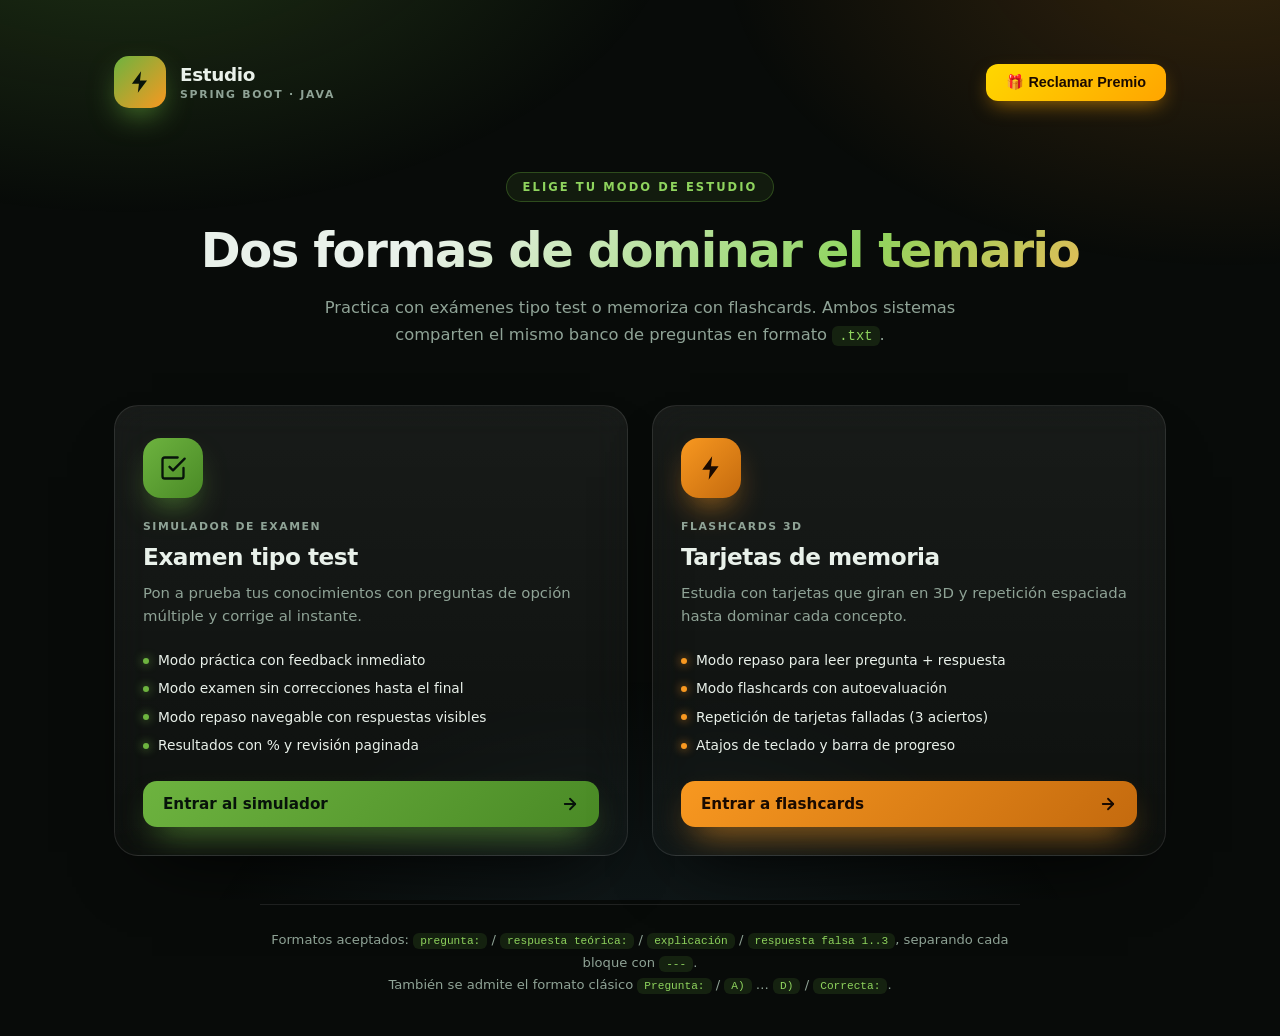
<file: index.html>
<!DOCTYPE html>
<html lang="es">
<head>
    <meta charset="UTF-8">
    <meta name="viewport" content="width=device-width, initial-scale=1.0">
    <title>Estudio · Spring Boot &amp; Java</title>
    
    <!-- AQUÍ CONECTAMOS EL CSS EXTERNO -->
    <link rel="stylesheet" href="css/index.css">
</head>
<body>
<div class="wrap">

  <!-- 1. TOPBAR (Cabecera) -->
  <header class="topbar">
    <div class="brand-mark">
      <svg viewBox="0 0 24 24" fill="currentColor" aria-hidden="true">
        <path d="M13 2 4.5 13.5H11l-1 8.5 8.5-11.5H12l1-8.5Z"/>
      </svg>
    </div>
    <div class="brand">
      <h1>Estudio</h1>
      <p>Spring Boot · Java</p>
    </div>
    
    <!-- BOTÓN RECLAMAR PREMIO -->
    <button id="btn-premio" class="btn-premio">🎁 Reclamar Premio</button>
  </header>

  <!-- 2. HERO (Texto principal) -->
  <section class="hero">
    <span class="eyebrow">Elige tu modo de estudio</span>
    <h2>Dos formas de dominar el temario</h2>
    <p>Practica con exámenes tipo test o memoriza con flashcards. Ambos sistemas comparten el mismo banco de preguntas en formato <code>.txt</code>.</p>
  </section>

  <!-- 3. OPTIONS (Las dos tarjetas) -->
  <section class="options">

    <!-- Tarjeta de Examen -->
    <a class="option-card exam" href="html/examen.html">
      <div class="option-icon">
        <svg viewBox="0 0 24 24" fill="none" stroke="currentColor"
             stroke-width="2" stroke-linecap="round" stroke-linejoin="round">
          <path d="M9 11l3 3L22 4"/>
          <path d="M21 12v7a2 2 0 0 1-2 2H5a2 2 0 0 1-2-2V5a2 2 0 0 1 2-2h11"/>
        </svg>
      </div>
      <div class="option-tag">Simulador de examen</div>
      <h3 class="option-title">Examen tipo test</h3>
      <p class="option-desc">
        Pon a prueba tus conocimientos con preguntas de opción múltiple y corrige al instante.
      </p>
      <ul class="option-features">
        <li>Modo práctica con feedback inmediato</li>
        <li>Modo examen sin correcciones hasta el final</li>
        <li>Modo repaso navegable con respuestas visibles</li>
        <li>Resultados con % y revisión paginada</li>
      </ul>
      <span class="option-cta">
        Entrar al simulador
        <svg viewBox="0 0 24 24" fill="none" stroke="currentColor"
             stroke-width="2.4" stroke-linecap="round" stroke-linejoin="round">
          <line x1="5" y1="12" x2="19" y2="12"/>
          <polyline points="12 5 19 12 12 19"/>
        </svg>
      </span>
    </a>

    <!-- Tarjeta de Flashcards -->
    <a class="option-card flash" href="html/flashcards.html">
      <div class="option-icon">
        <svg viewBox="0 0 24 24" fill="currentColor">
          <path d="M13 2 4.5 13.5H11l-1 8.5 8.5-11.5H12l1-8.5Z"/>
        </svg>
      </div>
      <div class="option-tag">Flashcards 3D</div>
      <h3 class="option-title">Tarjetas de memoria</h3>
      <p class="option-desc">
        Estudia con tarjetas que giran en 3D y repetición espaciada hasta dominar cada concepto.
      </p>
      <ul class="option-features">
        <li>Modo repaso para leer pregunta + respuesta</li>
        <li>Modo flashcards con autoevaluación</li>
        <li>Repetición de tarjetas falladas (3 aciertos)</li>
        <li>Atajos de teclado y barra de progreso</li>
      </ul>
      <span class="option-cta">
        Entrar a flashcards
        <svg viewBox="0 0 24 24" fill="none" stroke="currentColor"
             stroke-width="2.4" stroke-linecap="round" stroke-linejoin="round">
          <line x1="5" y1="12" x2="19" y2="12"/>
          <polyline points="12 5 19 12 12 19"/>
        </svg>
      </span>
    </a>

  </section>

  <!-- 4. FOOTER -->
  <footer class="footer-hint">
    Formatos aceptados: <code>pregunta:</code> / <code>respuesta teórica:</code> /
    <code>explicación</code> / <code>respuesta falsa 1..3</code>, separando cada bloque con <code>---</code>.<br>
    También se admite el formato clásico <code>Pregunta:</code> / <code>A)</code> … <code>D)</code> / <code>Correcta:</code>.
  </footer>

</div>

<!-- MODAL PREMIO -->
<div id="modal-premio" class="modal-overlay">
  <div class="modal-content">
    <!-- Botón de la X para cerrar -->
    <button id="btn-cerrar-premio" class="modal-close" aria-label="Cerrar">&times;</button>
    <!-- Asegúrate de que premio.jpg esté en la raíz o ajusta la ruta ej: img/premio.jpg -->
    <img src="premio.jpg" alt="¡Felicidades, has ganado un premio!" class="modal-img">
  </div>
</div>

<!-- SCRIPT PARA EL MODAL -->
<script src="js/index.js"></script>

</body>
</html>
</file>
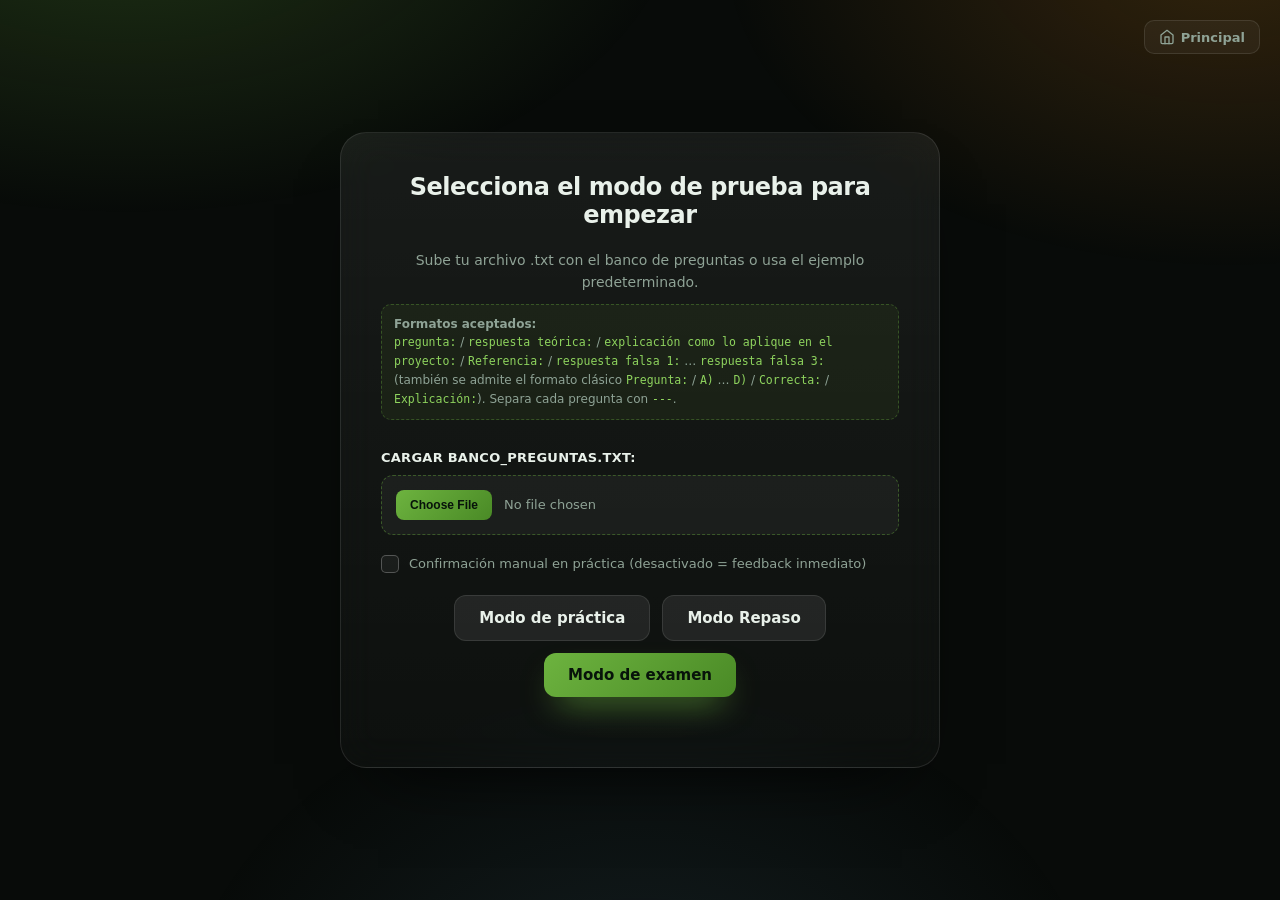
<file: html/examen.html>
<!DOCTYPE html>
<html lang="es">
<head>
    <meta charset="UTF-8">
    <meta name="viewport" content="width=device-width, initial-scale=1.0">
    <title>Simulador de Examen Udemy</title>
    <link rel="stylesheet" href="../css/examen.css">
</head>
<body>

    <!-- Pantalla de Inicio -->
    <div id="setup-screen">
        <div style="position:absolute; top:20px; right:20px; display:flex; gap:10px;">
            <a href="../index.html" class="back-link">
                <svg viewBox="0 0 24 24" fill="none" stroke="currentColor" stroke-width="2" stroke-linecap="round" stroke-linejoin="round"><path d="M3 9l9-7 9 7v11a2 2 0 0 1-2 2H5a2 2 0 0 1-2-2z"/><polyline points="9 22 9 12 15 12 15 22"/></svg>
                Principal
            </a>
        </div>

        <div class="setup-box">
            <h1>Selecciona el modo de prueba para empezar</h1>
            <p>
                Sube tu archivo .txt con el banco de preguntas o usa el ejemplo predeterminado.
                <span class="format-hint">
                    <strong>Formatos aceptados:</strong><br>
                    <code>pregunta:</code> / <code>respuesta teórica:</code> /
                    <code>explicación como lo aplique en el proyecto:</code> /
                    <code>Referencia:</code> /
                    <code>respuesta falsa 1:</code> … <code>respuesta falsa 3:</code><br>
                    (también se admite el formato clásico <code>Pregunta:</code> /
                    <code>A)</code> … <code>D)</code> / <code>Correcta:</code> / <code>Explicación:</code>).
                    Separa cada pregunta con <code>---</code>.
                </span>
            </p>

            <div class="file-input-container">
                <label for="file-upload">Cargar banco_preguntas.txt:</label>
                <input type="file" id="file-upload" accept=".txt">
            </div>

            <!-- toggle confirmación manual (afecta solo a práctica) -->
            <label class="check-confirm" for="manual-confirm">
                <input type="checkbox" id="manual-confirm">
                Confirmación manual en práctica (desactivado = feedback inmediato)
            </label>

            <div class="btn-container" style="margin-top: 22px;">
                <button class="btn-outline" onclick="startQuiz('practice')">Modo de práctica</button>
                <button class="btn-outline" onclick="startQuiz('review')">Modo Repaso</button>
                <button class="btn-primary" onclick="startQuiz('exam')">Modo de examen</button>
            </div>
        </div>
    </div>

    <!-- Pantalla del Quiz -->
    <div id="quiz-screen">
        <div class="quiz-layout">
            <div class="sidebar">
                <div class="sidebar-header">
                    <span id="sidebar-title">Progreso de la prueba</span>
                </div>
                <ul class="question-list" id="question-list">
                </ul>
            </div>

            <div class="main-content">
                <div class="top-bar">
                    <span class="mode-indicator" id="mode-indicator">Modo de práctica (beta)</span>
                    <div class="progress-container">
                        <span id="progress-text">0/0</span>
                        <div class="progress-bar-bg">
                            <div class="progress-bar-fill" id="progress-fill"></div>
                        </div>
                        <button class="btn-outline" style="padding: 6px 12px; font-size: 14px;" onclick="finishQuiz()">Acabar prueba</button>
                        
                        <!-- Botones de navegación superior -->
                        <button class="back-link" onclick="goBackToSetup()" style="cursor:pointer; margin-left: 10px;">
                            <svg viewBox="0 0 24 24" fill="none" stroke="currentColor" stroke-width="2" stroke-linecap="round" stroke-linejoin="round"><path d="M19 12H5M12 19l-7-7 7-7"/></svg>
                            Volver
                        </button>
                        <a href="../index.html" class="back-link">
                            <svg viewBox="0 0 24 24" fill="none" stroke="currentColor" stroke-width="2" stroke-linecap="round" stroke-linejoin="round"><path d="M3 9l9-7 9 7v11a2 2 0 0 1-2 2H5a2 2 0 0 1-2-2z"/><polyline points="9 22 9 12 15 12 15 22"/></svg>
                            Principal
                        </a>
                    </div>
                </div>

                <div class="question-area" id="question-area">
                </div>

                <div class="bottom-bar">
                    <button class="btn-outline" id="select-btn" onclick="confirmSelection()">Confirmar respuesta</button>
                    <button class="btn-primary" id="next-btn" onclick="nextQuestion()">Siguiente pregunta &rarr;</button>
                </div>
            </div>
        </div>
    </div>

    <!-- Pantalla de Resultados -->
    <div id="results-screen">
        <div class="results-container">
            <div style="display:flex; justify-content:flex-end; gap:10px; margin-bottom:20px;">
                <button class="back-link" onclick="goBackToSetup()" style="cursor:pointer;">
                    <svg viewBox="0 0 24 24" fill="none" stroke="currentColor" stroke-width="2" stroke-linecap="round" stroke-linejoin="round"><path d="M19 12H5M12 19l-7-7 7-7"/></svg>
                    Volver
                </button>
                <a href="../index.html" class="back-link">
                    <svg viewBox="0 0 24 24" fill="none" stroke="currentColor" stroke-width="2" stroke-linecap="round" stroke-linejoin="round"><path d="M3 9l9-7 9 7v11a2 2 0 0 1-2 2H5a2 2 0 0 1-2-2z"/><polyline points="9 22 9 12 15 12 15 22"/></svg>
                    Principal
                </a>
            </div>

            <div class="results-header">
                <h2>Resultados de la prueba</h2>
                <div class="score-circle">
                    <span class="score-number" id="final-score">0%</span>
                    <span style="font-size: 14px; color: var(--text-light);">Puntuación</span>
                </div>
                <p id="score-text">Has acertado 0 de 0 preguntas.</p>
            </div>

            <h3>Revisión de respuestas</h3>
            <div class="review-list" id="review-list">
            </div>

            <div class="pagination-controls" id="pagination-controls">
            </div>

            <div style="text-align: center; margin-top: 30px; display: flex; gap: 12px;
                        justify-content: center; flex-wrap: wrap;">
                <a href="../index.html" class="back-link"
                   style="padding: 13px 24px; font-size: 15px;">
                   <svg viewBox="0 0 24 24" width="18" height="18" fill="none" stroke="currentColor" stroke-width="2" stroke-linecap="round" stroke-linejoin="round"><path d="M3 9l9-7 9 7v11a2 2 0 0 1-2 2H5a2 2 0 0 1-2-2z"/><polyline points="9 22 9 12 15 12 15 22"/></svg>
                   Principal
                </a>
                <button class="btn-primary" onclick="restartQuiz()">Volver a empezar</button>
            </div>
        </div>
    </div>

    <!-- Parser compartido + JS del examen -->
    <script src="../js/parser.js"></script>
    <script src="../js/examen.js"></script>
</body>
</html>
</file>
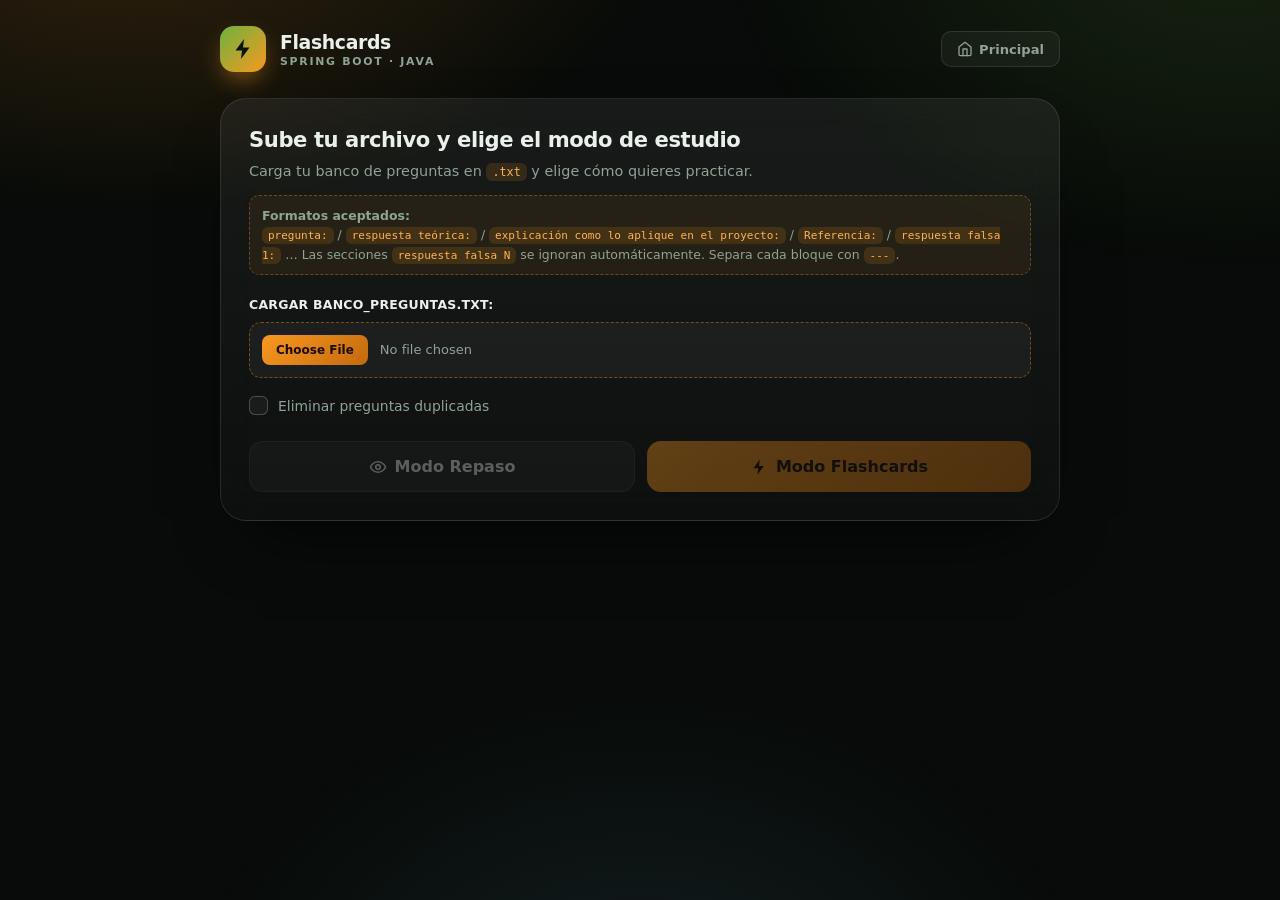
<file: html/flashcards.html>
<!DOCTYPE html>
<html lang="es">
<head>
<meta charset="UTF-8" />
<meta name="viewport" content="width=device-width, initial-scale=1" />
<title>Flashcards · Spring Boot &amp; Java</title>
<link rel="stylesheet" href="../css/flashcards.css">
</head>
<body>

<div class="app">

  <header class="topbar">
    <div class="brand-mark">
      <svg viewBox="0 0 24 24" fill="currentColor" aria-hidden="true">
        <path d="M13 2 4.5 13.5H11l-1 8.5 8.5-11.5H12l1-8.5Z"/>
      </svg>
    </div>
    <div class="brand">
      <h1>Flashcards</h1>
      <p>Spring Boot · Java</p>
    </div>
    
    <div class="topbar-actions">
      <button class="back-link" id="btnBack" hidden>
        <svg viewBox="0 0 24 24" fill="none" stroke="currentColor" stroke-width="2" stroke-linecap="round" stroke-linejoin="round"><path d="M19 12H5M12 19l-7-7 7-7"/></svg>
        Volver
      </button>
      <a href="../index.html" class="back-link">
        <svg viewBox="0 0 24 24" fill="none" stroke="currentColor" stroke-width="2" stroke-linecap="round" stroke-linejoin="round"><path d="M3 9l9-7 9 7v11a2 2 0 0 1-2 2H5a2 2 0 0 1-2-2z"/><polyline points="9 22 9 12 15 12 15 22"/></svg>
        Principal
      </a>
    </div>
  </header>

  <!-- ============ SETUP (subir + elegir modo en una sola pantalla) ============ -->
  <section id="screen-setup" class="screen">
    <div class="panel">
      <h2>Sube tu archivo y elige el modo de estudio</h2>
      <p class="sub">
        Carga tu banco de preguntas en <code>.txt</code> y elige cómo quieres practicar.
        <span class="format-hint">
          <strong>Formatos aceptados:</strong><br>
          <code>pregunta:</code> / <code>respuesta teórica:</code> /
          <code>explicación como lo aplique en el proyecto:</code> /
          <code>Referencia:</code> / <code>respuesta falsa 1:</code> …
          Las secciones <code>respuesta falsa N</code> se ignoran automáticamente.
          Separa cada bloque con <code>---</code>.
        </span>
      </p>

      <div class="file-input-container">
        <label for="fileInput">Cargar banco_preguntas.txt:</label>
        <input type="file" id="fileInput" accept=".txt">
      </div>

      <div class="file-info" id="fileInfo" hidden></div>

      <label class="check">
        <input type="checkbox" id="dedupe" />
        Eliminar preguntas duplicadas
      </label>

      <div class="btn-container">
        <button class="btn btn-ghost" id="modeRepaso" disabled>
          <svg viewBox="0 0 24 24" width="18" height="18" fill="none" stroke="currentColor"
               stroke-width="2" stroke-linecap="round" stroke-linejoin="round">
            <path d="M2 12s3-7 10-7 10 7 10 7-3 7-10 7-10-7-10-7Z"/>
            <circle cx="12" cy="12" r="3"/>
          </svg>
          Modo Repaso
        </button>
        <button class="btn btn-primary" id="modeFlashcards" disabled>
          <svg viewBox="0 0 24 24" width="18" height="18" fill="currentColor">
            <path d="M13 2 4.5 13.5H11l-1 8.5 8.5-11.5H12l1-8.5Z"/>
          </svg>
          Modo Flashcards
        </button>
      </div>
    </div>
  </section>

  <!-- ============ MODO REPASO ============ -->
  <section id="screen-repaso" class="screen" hidden>
    <div class="repaso-hud">
      <span id="repasoCounter">1 / 0</span>
      <div class="progress"><div class="progress-fill" id="repasoProgress"></div></div>
    </div>

    <div class="repaso-card">
      <div class="repaso-block">
        <div class="face-tag">Pregunta</div>
        <div class="repaso-question" id="repasoQuestion"></div>
      </div>
      <div class="repaso-divider"></div>
      <div class="repaso-block">
        <div class="face-tag tag-java">Respuesta</div>
        <div class="repaso-answer" id="repasoAnswer"></div>
      </div>
    </div>

    <div class="actions">
      <button class="btn btn-ghost" id="repasoPrevBtn">← Anterior</button>
      <button class="btn btn-ok" id="repasoNextBtn">Siguiente →</button>
    </div>

    <p class="hint"><kbd>←</kbd> anterior · <kbd>→</kbd> siguiente</p>
  </section>

  <!-- ============ MODO FLASHCARDS ============ -->
  <section id="screen-study" class="screen" hidden>
    <div class="hud">
      <div class="hud-item">
        <span class="hud-label">Completadas</span>
        <span class="hud-value" id="statDone">0/0</span>
      </div>
      <div class="hud-item">
        <span class="hud-label">Aciertos</span>
        <span class="hud-value ok" id="statOk">0</span>
      </div>
      <div class="hud-item">
        <span class="hud-label">Fallos</span>
        <span class="hud-value bad" id="statBad">0</span>
      </div>
    </div>

    <div class="progress"><div class="progress-fill" id="progressFill"></div></div>

    <div id="cardBadge" class="card-badge is-new">Tarjeta nueva</div>

    <div class="card-scene" id="cardScene">
      <div class="card" id="card">
        <div class="face front">
          <div class="face-tag">Pregunta</div>
          <div class="face-body" id="questionText"></div>
        </div>
        <div class="face back">
          <div class="face-tag tag-java">Respuesta</div>
          <div class="face-body" id="answerText"></div>
        </div>
      </div>
    </div>

    <div class="actions" id="revealActions">
      <button class="btn btn-ghost" id="revealBtn">Mostrar respuesta</button>
    </div>

    <div class="actions" id="judgeActions" hidden>
      <button class="btn btn-bad" id="wrongBtn">✕ No la sabía</button>
      <button class="btn btn-ok" id="rightBtn">✓ La sabía</button>
    </div>

    <p class="hint">
      <kbd>Espacio</kbd> voltear · <kbd>←</kbd> no la sabía · <kbd>→</kbd> la sabía
    </p>
  </section>

  <!-- ============ FIN ============ -->
  <section id="screen-done" class="screen" hidden>
    <div class="panel done-panel">
      <div class="done-icon">
        <svg viewBox="0 0 24 24" fill="none" stroke="currentColor"
             stroke-width="2.6" stroke-linecap="round" stroke-linejoin="round" aria-hidden="true">
          <path d="M20 6 9 17l-5-5"/>
        </svg>
      </div>
      <h2>¡Sesión completada!</h2>
      <p class="sub" id="doneSubtitle">Has dominado todas las tarjetas.</p>

      <div class="done-stats" id="doneStats"></div>

      <div class="done-actions">
        <button class="btn btn-primary" id="restartBtn">Estudiar de nuevo</button>
        <button class="btn btn-ghost" id="newFileBtn">Cargar otro archivo</button>
      </div>
    </div>
  </section>

</div>

<!-- Parser compartido + JS de flashcards -->
<script src="../js/parser.js"></script>
<script src="../js/flashcards.js"></script>
</body>
</html>
</file>
<file: css/index.css>
/* =========================================
   VARIABLES Y RESET
   ========================================= */
:root{
  --spring:#6DB33F;
  --spring-2:#8FD45E;
  --spring-dark:#4A8A26;
  --java:#F89820;
  --java-2:#FFB454;
  --java-blue:#5382A1;
  --bg:#080B09;
  --surface:rgba(255,255,255,.045);
  --border:rgba(255,255,255,.10);
  --text:#E9F1EA;
  --muted:#8FA396;
}
*{box-sizing:border-box;margin:0;padding:0}
html,body{min-height:100%}
body{
  font-family:ui-sans-serif,system-ui,-apple-system,"Segoe UI",Roboto,"Helvetica Neue",Arial,sans-serif;
  background:var(--bg);
  color:var(--text);
  -webkit-font-smoothing:antialiased;
  overflow-x:hidden;
  display:flex;
  flex-direction:column;
  min-height:100vh;
}
body::before{
  content:"";
  position:fixed;
  inset:0;
  z-index:0;
  pointer-events:none;
  background:
    radial-gradient(900px 520px at 10% -12%, rgba(109,179,63,.24), transparent 62%),
    radial-gradient(820px 520px at 96% -6%, rgba(248,152,32,.18), transparent 62%),
    radial-gradient(760px 620px at 50% 118%, rgba(83,130,161,.16), transparent 62%);
}
.wrap{
  position:relative;
  z-index:1;
  width:100%;
  max-width:1100px;
  margin:0 auto;
  padding:56px 24px 40px;
  flex:1;
  display:flex;
  flex-direction:column;
}

/* =========================================
   TOPBAR (Cabecera)
   ========================================= */
.topbar{display:flex;align-items:center;gap:14px;margin-bottom:64px}
.brand-mark{
  width:52px;height:52px;flex:0 0 52px;border-radius:15px;
  background:linear-gradient(135deg,var(--spring),var(--java));
  display:grid;place-items:center;color:#08130a;
  box-shadow:0 12px 32px -10px rgba(109,179,63,.95);
}
.brand-mark svg{width:26px;height:26px}
.brand h1{font-size:1.15rem;font-weight:800;letter-spacing:-.02em}
.brand p{
  font-size:.68rem;font-weight:700;letter-spacing:.16em;
  text-transform:uppercase;color:var(--muted);margin-top:3px;
}

/* =========================================
   HERO (Sección principal)
   ========================================= */
.hero{text-align:center;margin-bottom:56px;animation:fadeIn .6s cubic-bezier(.4,.05,.2,1) both}
.hero .eyebrow{
  display:inline-block;
  font-size:.72rem;font-weight:800;letter-spacing:.18em;text-transform:uppercase;
  color:var(--spring-2);padding:7px 16px;border-radius:999px;
  background:rgba(109,179,63,.10);border:1px solid rgba(109,179,63,.32);
  margin-bottom:22px;
}
.hero h2{
  font-size:clamp(1.9rem,4vw,3rem);
  font-weight:800;letter-spacing:-.03em;line-height:1.1;
  background:linear-gradient(135deg,var(--text) 30%,var(--spring-2) 70%,var(--java-2));
  -webkit-background-clip:text;background-clip:text;color:transparent;
  margin-bottom:18px;
}
.hero p{
  font-size:1.02rem;color:var(--muted);line-height:1.65;
  max-width:640px;margin:0 auto;
}
.hero p code,.footer-hint code{
  background:rgba(109,179,63,.14);color:var(--spring-2);
  padding:2px 7px;border-radius:6px;font-size:.85em;
  font-family:ui-monospace,SFMono-Regular,Menlo,monospace;
}

/* =========================================
   OPCIONES (Tarjetas)
   ========================================= */
.options{
  display:grid;grid-template-columns:1fr 1fr;gap:24px;margin-bottom:48px;
}
.option-card{
  position:relative;display:flex;flex-direction:column;text-decoration:none;color:inherit;
  padding:32px 28px 28px;border-radius:24px;border:1px solid var(--border);
  background:linear-gradient(180deg,rgba(255,255,255,.065),rgba(255,255,255,.022));
  backdrop-filter:blur(18px);-webkit-backdrop-filter:blur(18px);
  box-shadow:0 34px 70px -38px rgba(0,0,0,.95);
  transition:transform .22s cubic-bezier(.4,.05,.2,1),border-color .22s,box-shadow .22s;
  overflow:hidden;
  animation:fadeIn .6s cubic-bezier(.4,.05,.2,1) both;
}
.option-card:nth-child(1){animation-delay:.08s}
.option-card:nth-child(2){animation-delay:.16s}
.option-card::after{
  content:"";position:absolute;inset:0;pointer-events:none;opacity:0;transition:opacity .3s;
}
.option-card.exam::after{
  background:radial-gradient(500px 260px at 0% 0%,rgba(109,179,63,.16),transparent 70%);
}
.option-card.flash::after{
  background:radial-gradient(500px 260px at 100% 0%,rgba(248,152,32,.16),transparent 70%);
}
.option-card:hover{
  transform:translateY(-4px);
  border-color:rgba(255,255,255,.22);
  box-shadow:0 44px 80px -38px rgba(0,0,0,1);
}
.option-card:hover::after{opacity:1}

.option-icon{
  width:60px;height:60px;border-radius:18px;
  display:grid;place-items:center;margin-bottom:22px;
  position:relative;z-index:1;
}
.option-card.exam .option-icon{
  background:linear-gradient(135deg,var(--spring),var(--spring-dark));
  color:#07130a;box-shadow:0 16px 34px -14px rgba(109,179,63,.95);
}
.option-card.flash .option-icon{
  background:linear-gradient(135deg,var(--java),#C46A0E);
  color:#1a0a00;box-shadow:0 16px 34px -14px rgba(248,152,32,.95);
}
.option-icon svg{width:28px;height:28px}

.option-tag{
  font-size:.68rem;font-weight:800;letter-spacing:.14em;text-transform:uppercase;
  color:var(--muted);margin-bottom:10px;position:relative;z-index:1;
}
.option-title{
  font-size:1.45rem;font-weight:800;letter-spacing:-.02em;
  margin-bottom:12px;position:relative;z-index:1;
}
.option-desc{
  font-size:.93rem;line-height:1.6;color:var(--muted);
  margin-bottom:22px;position:relative;z-index:1;flex:1;
}
.option-features{
  list-style:none;display:flex;flex-direction:column;gap:9px;
  margin-bottom:26px;position:relative;z-index:1;
}
.option-features li{
  font-size:.86rem;color:var(--text);
  display:flex;align-items:center;gap:9px;line-height:1.4;
}
.option-features li::before{
  content:"";width:6px;height:6px;border-radius:50%;flex:0 0 6px;
}
.option-card.exam .option-features li::before{
  background:var(--spring);box-shadow:0 0 10px rgba(109,179,63,.9);
}
.option-card.flash .option-features li::before{
  background:var(--java);box-shadow:0 0 10px rgba(248,152,32,.9);
}

.option-cta{
  display:inline-flex;align-items:center;justify-content:space-between;gap:12px;
  padding:14px 20px;border-radius:14px;font-weight:800;font-size:.95rem;
  position:relative;z-index:1;
  transition:transform .18s,box-shadow .22s;
}
.option-card.exam .option-cta{
  background:linear-gradient(135deg,var(--spring),var(--spring-dark));
  color:#07130a;box-shadow:0 16px 34px -14px rgba(109,179,63,.95);
}
.option-card.flash .option-cta{
  background:linear-gradient(135deg,var(--java),#C46A0E);
  color:#1a0a00;box-shadow:0 16px 34px -14px rgba(248,152,32,.95);
}
.option-card:hover .option-cta{transform:translateX(2px)}
.option-cta svg{width:18px;height:18px;transition:transform .22s}
.option-card:hover .option-cta svg{transform:translateX(4px)}

/* =========================================
   FOOTER Y ANIMACIONES
   ========================================= */
.footer-hint{
  text-align:center;font-size:.82rem;color:var(--muted);line-height:1.7;
  padding-top:24px;border-top:1px solid var(--border);
  max-width:760px;margin:auto auto 0;
}

@keyframes fadeIn{
  from{opacity:0;transform:translateY(14px)}
  to{opacity:1;transform:translateY(0)}
}

/* =========================================
   DISEÑO RESPONSIVE (Móviles)
   ========================================= */
@media (max-width:760px){
  .wrap{padding:36px 18px 28px}
  .topbar{margin-bottom:40px}
  .hero{margin-bottom:36px}
  .options{grid-template-columns:1fr;gap:18px;margin-bottom:32px}
  .option-card{padding:26px 22px 22px}
  .option-title{font-size:1.3rem}
  .hero h2{font-size:1.8rem}
}

/* =========================================
   BOTÓN PREMIO Y MODAL
   ========================================= */

/* Botón en la cabecera */
.btn-premio {
  margin-left: auto; /* Lo empuja a la derecha */
  background: linear-gradient(135deg, #FFD700, #FFA500);
  color: #1a0a00;
  border: none;
  padding: 10px 20px;
  border-radius: 12px;
  font-weight: 800;
  font-size: 0.9rem;
  cursor: pointer;
  box-shadow: 0 8px 20px -6px rgba(255, 165, 0, 0.6);
  transition: transform 0.2s, box-shadow 0.2s;
}

.btn-premio:hover {
  transform: translateY(-2px);
  box-shadow: 0 12px 25px -6px rgba(255, 165, 0, 0.8);
}

/* Fondo oscuro del modal */
.modal-overlay {
  position: fixed;
  inset: 0;
  background: rgba(0, 0, 0, 0.85);
  backdrop-filter: blur(8px);
  -webkit-backdrop-filter: blur(8px);
  display: none; /* Oculto por defecto */
  place-items: center;
  z-index: 1000;
  opacity: 0;
  transition: opacity 0.3s ease;
}

/* Clase para mostrar el modal con JS */
.modal-overlay.active {
  display: grid;
  opacity: 1;
}

/* Contenedor de la imagen */
.modal-content {
  position: relative;
  background: #121614;
  padding: 15px;
  border-radius: 20px;
  border: 1px solid rgba(255, 255, 255, 0.1);
  box-shadow: 0 25px 50px -12px rgba(0, 0, 0, 0.8);
  max-width: 90vw;
  max-height: 90vh;
  animation: zoomIn 0.3s cubic-bezier(0.175, 0.885, 0.32, 1.275) forwards;
}

/* Botón de la X */
.modal-close {
  position: absolute;
  top: -15px;
  right: -15px;
  width: 36px;
  height: 36px;
  background: #E74C3C;
  color: white;
  border: none;
  border-radius: 50%;
  font-size: 1.5rem;
  font-weight: bold;
  cursor: pointer;
  display: grid;
  place-items: center;
  box-shadow: 0 4px 12px rgba(231, 76, 60, 0.5);
  transition: transform 0.2s, background 0.2s;
  line-height: 1;
}

.modal-close:hover {
  transform: scale(1.1) rotate(90deg);
  background: #C0392B;
}

/* La imagen del premio */
.modal-img {
  display: block;
  max-width: 100%;
  max-height: 80vh;
  object-fit: contain;
  border-radius: 12px;
}

/* Animación de entrada */
@keyframes zoomIn {
  from { transform: scale(0.9); opacity: 0; }
  to { transform: scale(1); opacity: 1; }
}

/* Responsive para móviles */
@media (max-width: 760px) {
  .btn-premio {
    padding: 8px 12px;
    font-size: 0.8rem;
  }
}
</file>
<file: css/examen.css>
/* ============================================================
   PALETA SPRING BOOT · JAVA (dark theme)
   ============================================================ */
:root {
    --spring: #6DB33F;
    --spring-2: #8FD45E;
    --spring-dark: #4A8A26;
    --java: #F89820;
    --java-2: #FFB454;
    --java-blue: #5382A1;

    --bg: #080B09;
    --surface: rgba(255,255,255,.045);
    --surface-2: rgba(255,255,255,.08);
    --border: rgba(255,255,255,.10);
    --text: #E9F1EA;
    --muted: #8FA396;
    --danger: #E5484D;
    --danger-text: #FF8A8E;

    --udemy-purple: var(--spring);
    --udemy-purple-hover: var(--spring-dark);
    --bg-gray: var(--bg);
    --sidebar-bg: #0b0f0c;
    --text-main: var(--text);
    --text-light: var(--muted);
    --correct-bg: rgba(109,179,63,.15);
    --correct-border: var(--spring);
    --correct-text: var(--spring-2);
    --incorrect-bg: rgba(229,72,77,.15);
    --incorrect-border: var(--danger);
    --incorrect-text: var(--danger-text);
    --border-color: var(--border);
}

* {
    box-sizing: border-box;
    margin: 0;
    padding: 0;
    font-family: ui-sans-serif, system-ui, -apple-system, "Segoe UI",
                 Roboto, "Helvetica Neue", Arial, sans-serif;
}

html, body { height: 100%; }

body {
    background-color: var(--bg);
    color: var(--text);
    height: 100vh;
    display: flex;
    flex-direction: column;
    -webkit-font-smoothing: antialiased;
    overflow-x: hidden;
}

body::before {
    content: "";
    position: fixed;
    inset: 0;
    z-index: 0;
    pointer-events: none;
    background:
        radial-gradient(900px 520px at 10% -12%, rgba(109,179,63,.24), transparent 62%),
        radial-gradient(820px 520px at 96% -6%, rgba(248,152,32,.18), transparent 62%),
        radial-gradient(760px 620px at 50% 118%, rgba(83,130,161,.16), transparent 62%);
}

body > * {
    position: relative;
    z-index: 1;
}

* { scrollbar-width: thin; scrollbar-color: rgba(109,179,63,.4) transparent; }
::-webkit-scrollbar { width: 8px; height: 8px; }
::-webkit-scrollbar-thumb {
    background: rgba(109,179,63,.45);
    border-radius: 99px;
}
::-webkit-scrollbar-track { background: transparent; }

/* ============================================================
   BOTÓN VOLVER / PRINCIPAL
   ============================================================ */
.back-link {
    color: var(--muted);
    text-decoration: none;
    font-size: 13px;
    font-weight: 700;
    padding: 8px 14px;
    border-radius: 10px;
    background: var(--surface);
    border: 1px solid var(--border);
    display: inline-flex;
    align-items: center;
    gap: 6px;
    transition: background .18s, color .18s, border-color .18s;
    cursor: pointer;
}
.back-link:hover {
    background: var(--surface-2);
    color: var(--text);
    border-color: rgba(255,255,255,.22);
}
.back-link svg {
    width: 16px;
    height: 16px;
}

/* ============================================================
   PANTALLA DE CONFIGURACIÓN
   ============================================================ */
#setup-screen {
    display: flex;
    flex-direction: column;
    align-items: center;
    justify-content: center;
    height: 100vh;
    padding: 20px;
    text-align: center;
    position: relative;
}

.setup-box {
    background: linear-gradient(180deg, rgba(255,255,255,.065), rgba(255,255,255,.022));
    border: 1px solid var(--border);
    padding: 40px;
    border-radius: 26px;
    backdrop-filter: blur(18px);
    -webkit-backdrop-filter: blur(18px);
    box-shadow: 0 34px 70px -38px rgba(0,0,0,.95);
    max-width: 600px;
    width: 100%;
    animation: fadeIn .5s cubic-bezier(.4,.05,.2,1) both;
}

.setup-box h1 {
    margin-bottom: 20px;
    font-size: 1.5rem;
    font-weight: 800;
    letter-spacing: -.02em;
    color: var(--text);
}

.setup-box p {
    margin-bottom: 30px;
    color: var(--muted);
    font-size: 14px;
    line-height: 1.6;
}

.format-hint {
    display: block;
    margin-top: 10px;
    padding: 10px 12px;
    font-size: 12px;
    line-height: 1.55;
    color: var(--muted);
    background: rgba(109,179,63,.07);
    border: 1px dashed rgba(109,179,63,.35);
    border-radius: 10px;
    text-align: left;
}
.format-hint code {
    color: var(--spring-2);
    font-family: ui-monospace, SFMono-Regular, Menlo, Consolas, monospace;
    font-size: 11.5px;
}

.btn-container {
    display: flex;
    flex-wrap: wrap;
    gap: 12px;
    justify-content: center;
    margin-bottom: 30px;
}

/* ============================================================
   CHECKBOX CONFIRMACIÓN MANUAL
   ============================================================ */
.check-confirm {
    display: flex;
    align-items: center;
    gap: 10px;
    margin-top: 20px;
    font-size: 13px;
    color: var(--muted);
    cursor: pointer;
    user-select: none;
    text-align: left;
    line-height: 1.4;
}

.check-confirm input {
    appearance: none;
    -webkit-appearance: none;
    width: 18px;
    height: 18px;
    flex: 0 0 18px;
    border-radius: 5px;
    border: 1.5px solid rgba(255,255,255,.25);
    background: var(--surface);
    cursor: pointer;
    position: relative;
    transition: background .18s, border-color .18s;
}

.check-confirm input:checked {
    background: var(--spring);
    border-color: var(--spring);
}

.check-confirm input:checked::after {
    content: "";
    position: absolute;
    left: 5px;
    top: 1.5px;
    width: 5px;
    height: 10px;
    border: solid #08130a;
    border-width: 0 2.5px 2.5px 0;
    transform: rotate(42deg);
}

/* ============================================================
   BOTONES
   ============================================================ */
button {
    cursor: pointer;
    border: none;
    border-radius: 12px;
    font-weight: 700;
    padding: 13px 24px;
    font-size: 15px;
    transition: transform .14s, box-shadow .22s, background .22s,
                opacity .22s, border-color .22s;
    -webkit-tap-highlight-color: transparent;
}

button:active:not(:disabled) { transform: scale(.977); }

button:disabled {
    cursor: not-allowed;
    opacity: .35;
}

.btn-primary {
    background: linear-gradient(135deg, var(--spring), var(--spring-dark));
    color: #07130a;
    box-shadow: 0 16px 34px -14px rgba(109,179,63,.95);
}
.btn-primary:hover:not(:disabled) {
    box-shadow: 0 20px 40px -14px rgba(109,179,63,1);
}

.btn-outline {
    background: var(--surface-2);
    border: 1px solid var(--border);
    color: var(--text);
}
.btn-outline:hover:not(:disabled) {
    background: rgba(255,255,255,.13);
    border-color: rgba(255,255,255,.22);
}

/* ============================================================
   INPUT FILE
   ============================================================ */
.file-input-container {
    margin-top: 20px;
    text-align: left;
}

.file-input-container label {
    display: block;
    margin-bottom: 10px;
    font-size: 13px;
    font-weight: 800;
    color: var(--text);
    letter-spacing: .02em;
    text-transform: uppercase;
}

input[type="file"] {
    color: var(--muted);
    font-size: 13px;
    width: 100%;
    background: var(--surface);
    border: 1.5px dashed rgba(109,179,63,.4);
    border-radius: 12px;
    padding: 14px;
    cursor: pointer;
    transition: border-color .2s, background .2s;
}
input[type="file"]:hover {
    border-color: var(--spring);
    background: rgba(109,179,63,.08);
}
input[type="file"]::file-selector-button {
    background: linear-gradient(135deg, var(--spring), var(--spring-dark));
    color: #07130a;
    border: none;
    border-radius: 8px;
    padding: 8px 14px;
    font-weight: 800;
    font-size: 12px;
    cursor: pointer;
    margin-right: 12px;
    transition: box-shadow .2s;
}
input[type="file"]::file-selector-button:hover {
    box-shadow: 0 8px 20px -8px rgba(109,179,63,.85);
}

/* ============================================================
   PANTALLA DEL QUIZ
   ============================================================ */
#quiz-screen {
    display: none;
    flex: 1;
    overflow: hidden;
}

.quiz-layout {
    display: flex;
    height: 100%;
}

.sidebar {
    width: 300px;
    background: linear-gradient(180deg, rgba(255,255,255,.03), rgba(255,255,255,.01));
    border-right: 1px solid var(--border);
    color: var(--text);
    display: flex;
    flex-direction: column;
    overflow-y: auto;
    user-select: none;
}

.sidebar-header {
    padding: 18px 20px;
    border-bottom: 1px solid var(--border);
    font-size: 12px;
    font-weight: 800;
    letter-spacing: .12em;
    text-transform: uppercase;
    color: var(--muted);
}

.question-list {
    list-style: none;
}

.question-item {
    padding: 15px 20px;
    border-bottom: 1px solid var(--border);
    font-size: 14px;
    display: flex;
    align-items: center;
    gap: 12px;
    color: var(--text);
    transition: background .18s;
}
.question-item:hover { background: var(--surface); }

.question-item.clickable {
    cursor: pointer;
}
.question-item.clickable:hover {
    background: var(--surface-2);
}

.question-item.active {
    background: var(--surface-2);
    box-shadow: inset 3px 0 0 var(--spring);
}

.status-icon {
    width: 16px;
    height: 16px;
    border-radius: 50%;
    border: 1px solid rgba(255,255,255,.3);
    display: inline-block;
    flex-shrink: 0;
    transition: background .2s, border-color .2s, box-shadow .2s;
}
.status-icon.correct {
    background-color: var(--spring);
    border-color: var(--spring);
    box-shadow: 0 0 10px rgba(109,179,63,.6);
}
.status-icon.incorrect {
    background-color: var(--danger);
    border-color: var(--danger);
    box-shadow: 0 0 10px rgba(229,72,77,.6);
}

.main-content {
    flex: 1;
    display: flex;
    flex-direction: column;
    background: transparent;
    position: relative;
    overflow: hidden;
}

.top-bar {
    padding: 15px 30px;
    border-bottom: 1px solid var(--border);
    display: flex;
    justify-content: space-between;
    align-items: center;
    background: transparent;
    flex-wrap: wrap;
    gap: 15px;
}

.mode-indicator {
    font-size: 11px;
    font-weight: 800;
    letter-spacing: .06em;
    padding: 6px 12px;
    border-radius: 999px;
    background-color: #eceb98;
    color: #3d3c0a;
}

.progress-container {
    display: flex;
    align-items: center;
    gap: 15px;
    font-size: 14px;
    color: var(--muted);
    font-weight: 600;
    flex-wrap: wrap;
}

.progress-bar-bg {
    width: 200px;
    height: 8px;
    background: rgba(255,255,255,.075);
    border-radius: 999px;
    overflow: hidden;
}

.progress-bar-fill {
    height: 100%;
    background: linear-gradient(90deg, var(--spring), var(--java));
    box-shadow: 0 0 18px rgba(109,179,63,.75);
    width: 0%;
    border-radius: 999px;
    transition: width .4s cubic-bezier(.4,.05,.2,1);
}

.question-area {
    flex: 1;
    padding: 40px;
    overflow-y: auto;
    max-width: 900px;
    margin: 0 auto;
    width: 100%;
}

.question-text {
    font-size: 20px;
    font-weight: 800;
    margin-bottom: 30px;
    letter-spacing: -.01em;
    line-height: 1.4;
    color: var(--text);
}

.options-list {
    list-style: none;
    display: flex;
    flex-direction: column;
    gap: 15px;
}

.option-item {
    border: 1px solid var(--border);
    border-radius: 14px;
    padding: 15px 20px;
    cursor: pointer;
    display: flex;
    align-items: flex-start;
    gap: 15px;
    background: var(--surface);
    transition: background .18s, border-color .18s, transform .14s;
}

.option-item:not(.selected-practice):not(.incorrect-practice):not(.selected-exam):hover {
    background: var(--surface-2);
    border-color: rgba(255,255,255,.2);
    transform: translateY(-1px);
}

.option-radio {
    width: 20px;
    height: 20px;
    border-radius: 50%;
    border: 2px solid var(--muted);
    margin-top: 2px;
    flex-shrink: 0;
    position: relative;
    transition: background .18s, border-color .18s;
}

.option-item.selected-temp {
    background: rgba(109,179,63,.10);
    border-color: var(--spring);
}
.option-item.selected-temp .option-radio {
    border-color: var(--spring);
}
.option-item.selected-temp .option-radio::after {
    content: '';
    position: absolute;
    top: 4px; left: 4px; right: 4px; bottom: 4px;
    border-radius: 50%;
    background-color: var(--spring);
}

.option-item.selected-practice {
    background: rgba(109,179,63,.15);
    border-color: var(--spring);
}
.option-item.selected-practice .option-radio {
    border-color: var(--spring);
    background-color: var(--spring);
}
.option-item.selected-practice .option-radio::after {
    content: '';
    position: absolute;
    top: 4px; left: 4px; right: 4px; bottom: 4px;
    border-radius: 50%;
    background-color: white;
}

.option-item.incorrect-practice {
    background: rgba(229,72,77,.15);
    border-color: var(--danger);
}
.option-item.incorrect-practice .option-radio {
    border-color: var(--danger);
}

.option-item.selected-exam {
    background: rgba(255,255,255,.08);
    border-color: rgba(255,255,255,.3);
}
.option-item.selected-exam .option-radio {
    border-color: var(--text);
    background-color: var(--text);
}
.option-item.selected-exam .option-radio::after {
    content: '';
    position: absolute;
    top: 4px; left: 4px; right: 4px; bottom: 4px;
    border-radius: 50%;
    background-color: #080B09;
}

.option-text {
    font-size: 16px;
    line-height: 1.5;
    color: var(--text);
}

/* ============================================================
   FEEDBACK
   ============================================================ */
.feedback-container {
    display: none;
    margin-top: 30px;
    border: 1px solid var(--border);
    border-radius: 14px;
    overflow: hidden;
    background: var(--surface);
    animation: fadeIn .35s ease both;
}

.feedback-header {
    padding: 15px 20px;
    background: rgba(109,179,63,.15);
    color: var(--spring-2);
    font-weight: 800;
    display: flex;
    align-items: center;
    gap: 10px;
    border-bottom: 1px solid var(--border);
}
.feedback-header.incorrect {
    background: rgba(229,72,77,.15);
    color: var(--danger-text);
}

.feedback-body {
    padding: 20px;
    background: transparent;
    color: var(--text);
    line-height: 1.6;
}

.feedback-explanation {
    margin-top: 15px;
    padding-top: 15px;
    border-top: 1px solid var(--border);
    font-size: 14px;
    line-height: 1.6;
    color: var(--muted);
}

.feedback-reference {
    margin-top: 12px;
    padding: 12px 14px;
    border-radius: 10px;
    border: 1px dashed rgba(248,152,32,.45);
    background: rgba(248,152,32,.07);
    font-size: 14px;
    line-height: 1.6;
    color: var(--java-2);
}
.feedback-reference strong {
    color: var(--java-2);
    font-weight: 800;
}

.bottom-bar {
    padding: 15px 30px;
    border-top: 1px solid var(--border);
    display: flex;
    justify-content: flex-end;
    gap: 15px;
    background: transparent;
}

/* ============================================================
   PANTALLA DE RESULTADOS
   ============================================================ */
#results-screen {
    display: none;
    flex: 1;
    padding: 40px;
    overflow-y: auto;
    background: transparent;
}

.results-container {
    max-width: 800px;
    margin: 0 auto;
    background: linear-gradient(180deg, rgba(255,255,255,.065), rgba(255,255,255,.022));
    border: 1px solid var(--border);
    padding: 40px;
    border-radius: 26px;
    backdrop-filter: blur(18px);
    -webkit-backdrop-filter: blur(18px);
    box-shadow: 0 34px 70px -38px rgba(0,0,0,.95);
    animation: fadeIn .5s cubic-bezier(.4,.05,.2,1) both;
}

.results-header {
    text-align: center;
    margin-bottom: 40px;
}

.results-header h2 {
    font-size: 1.5rem;
    font-weight: 800;
    letter-spacing: -.02em;
    margin-bottom: 20px;
}

.results-container h3 {
    font-size: 1.15rem;
    font-weight: 800;
    letter-spacing: -.01em;
    margin-bottom: 10px;
    color: var(--text);
}

.score-circle {
    width: 150px;
    height: 150px;
    border-radius: 50%;
    border: 8px solid var(--spring);
    display: flex;
    flex-direction: column;
    align-items: center;
    justify-content: center;
    margin: 0 auto 20px;
    animation: pulseGlow 2.5s ease-in-out infinite;
}

.score-number {
    font-size: 40px;
    font-weight: 800;
    color: var(--spring-2);
    letter-spacing: -.02em;
}

.score-circle span {
    color: var(--muted) !important;
}

#score-text {
    color: var(--muted);
    line-height: 1.6;
    font-size: 14px;
}

.review-list {
    margin-top: 30px;
    display: flex;
    flex-direction: column;
    gap: 20px;
}

.review-item {
    border: 1px solid var(--border);
    border-radius: 14px;
    padding: 20px;
    background: var(--surface);
}

.review-item.correct-border   { border-left: 5px solid var(--spring); }
.review-item.incorrect-border { border-left: 5px solid var(--danger); }

.review-question {
    font-weight: 800;
    margin-bottom: 15px;
    color: var(--text);
    line-height: 1.5;
}

.review-answer {
    font-size: 14px;
    margin-bottom: 5px;
    color: var(--text);
    line-height: 1.55;
}
.review-answer.correct   { color: var(--spring-2); }
.review-answer.incorrect { color: var(--danger-text); }

.review-reference {
    margin-top: 12px;
    padding: 10px 14px;
    border-radius: 10px;
    border: 1px dashed rgba(248,152,32,.45);
    background: rgba(248,152,32,.07);
    font-size: 13.5px;
    line-height: 1.55;
    color: var(--java-2);
}
.review-reference strong {
    color: var(--java-2);
    font-weight: 800;
}

/* ============================================================
   PAGINACIÓN
   ============================================================ */
.pagination-controls {
    display: flex;
    justify-content: center;
    align-items: center;
    gap: 8px;
    margin-top: 30px;
    flex-wrap: wrap;
}

.page-btn {
    padding: 8px 14px;
    border: 1px solid var(--border);
    background: var(--surface);
    border-radius: 8px;
    cursor: pointer;
    font-size: 14px;
    font-weight: 500;
    color: var(--text);
    transition: background .18s, border-color .18s, transform .14s;
}

.page-btn:hover:not(:disabled) {
    background: var(--surface-2);
    border-color: rgba(255,255,255,.22);
}

.page-btn.active {
    background: linear-gradient(135deg, var(--spring), var(--spring-dark));
    color: #07130a;
    border-color: var(--spring);
    font-weight: 800;
    box-shadow: 0 10px 22px -10px rgba(109,179,63,.85);
}

.page-btn:disabled {
    opacity: .35;
    cursor: not-allowed;
}

/* ============================================================
   ANIMACIONES
   ============================================================ */
@keyframes fadeIn {
    from { opacity: 0; transform: translateY(12px); }
    to   { opacity: 1; transform: translateY(0); }
}

@keyframes pulseGlow {
    0%, 100% { box-shadow: 0 0 40px -8px rgba(109,179,63,.5); }
    50%      { box-shadow: 0 0 60px -8px rgba(109,179,63,.85); }
}

/* ============================================================
   RESPONSIVE
   ============================================================ */
@media (max-width: 768px) {
    .sidebar { width: 220px; }
    .question-area { padding: 24px; }
    .top-bar, .bottom-bar { padding: 12px 18px; }
}

@media (max-width: 600px) {
    .sidebar { display: none; }
    .btn-container { flex-direction: column; }
    .setup-box { padding: 26px; }
    .results-container { padding: 24px; }
    .question-area { padding: 20px; }
    .question-text { font-size: 17px; }
    .progress-bar-bg { width: 100px; }
    .score-circle { width: 120px; height: 120px; }
    .score-number { font-size: 32px; }
}
</file>
<file: css/flashcards.css>
:root{
  --spring:#6DB33F;
  --spring-2:#8FD45E;
  --spring-dark:#4A8A26;
  --java:#F89820;
  --java-2:#FFB454;
  --java-blue:#5382A1;
  --bg:#080B09;
  --surface:rgba(255,255,255,.045);
  --surface-2:rgba(255,255,255,.08);
  --border:rgba(255,255,255,.10);
  --text:#E9F1EA;
  --muted:#8FA396;
  --danger:#E5484D;
}

*{box-sizing:border-box;margin:0;padding:0}
[hidden]{display:none !important}

html,body{min-height:100%}

body{
  font-family:ui-sans-serif,system-ui,-apple-system,"Segoe UI",Roboto,"Helvetica Neue",Arial,sans-serif;
  background:var(--bg);
  color:var(--text);
  display:flex;
  justify-content:center;
  padding:26px 16px 56px;
  -webkit-font-smoothing:antialiased;
  overflow-x:hidden;
}

body::before{
  content:"";
  position:fixed;
  inset:0;
  z-index:0;
  pointer-events:none;
  background:
    radial-gradient(900px 520px at 10% -12%, rgba(248,152,32,.18), transparent 62%),
    radial-gradient(820px 520px at 96% -6%, rgba(109,179,63,.14), transparent 62%),
    radial-gradient(760px 620px at 50% 118%, rgba(83,130,161,.16), transparent 62%);
}

.app{position:relative;z-index:1;width:100%;max-width:840px}

/* ---------- Topbar ---------- */
.topbar{display:flex;align-items:center;gap:14px;margin-bottom:26px;flex-wrap:wrap;}
.brand-mark{
  width:46px;height:46px;flex:0 0 46px;border-radius:14px;
  background:linear-gradient(135deg,var(--spring),var(--java));
  display:grid;place-items:center;color:#08130a;
  box-shadow:0 10px 28px -10px rgba(248,152,32,.95);
}
.brand-mark svg{width:24px;height:24px}
.brand h1{font-size:1.18rem;font-weight:800;letter-spacing:-.02em}
.brand p{
  font-size:.68rem;font-weight:700;letter-spacing:.16em;
  text-transform:uppercase;color:var(--muted);margin-top:2px;
}

/* ---------- Botones de Navegación ---------- */
.topbar-actions {
  margin-left: auto;
  display: flex;
  align-items: center;
  gap: 10px;
}
.back-link{
  color:var(--muted);
  text-decoration:none;
  font-size:.82rem;
  font-weight:700;
  padding:9px 15px;
  border-radius:10px;
  background:var(--surface);
  border:1px solid var(--border);
  transition:background .18s,color .18s,border-color .18s;
  white-space:nowrap;
  display: inline-flex;
  align-items: center;
  gap: 6px;
  cursor: pointer;
}
.back-link:hover{
  background:var(--surface-2);
  color:var(--text);
  border-color:rgba(255,255,255,.22);
}
.back-link svg {
  width: 16px;
  height: 16px;
}

/* ---------- Paneles ---------- */
.panel{
  background:linear-gradient(180deg,rgba(255,255,255,.065),rgba(255,255,255,.022));
  border:1px solid var(--border);
  border-radius:26px;
  padding:28px;
  backdrop-filter:blur(18px);
  -webkit-backdrop-filter:blur(18px);
  box-shadow:0 34px 70px -38px rgba(0,0,0,.95);
}
.panel h2{font-size:1.32rem;font-weight:800;letter-spacing:-.02em}
.sub{color:var(--muted);font-size:.9rem;line-height:1.6;margin-top:8px}

/* Adaptado a Naranja (Flashcards) */
.sub code{
  background:rgba(248,152,32,.14);color:var(--java-2);
  padding:2px 6px;border-radius:6px;font-size:.82em;font-family:ui-monospace,SFMono-Regular,Menlo,monospace;
}
.sub b{color:var(--java-2);font-weight:800}

/* ---------- File Input & Hints ---------- */
.file-input-container {
  margin-top: 22px;
  text-align: left;
}

.file-input-container label {
  display: block;
  margin-bottom: 10px;
  font-size: .78rem;
  font-weight: 800;
  color: var(--text);
  letter-spacing: .02em;
  text-transform: uppercase;
}

.file-input-container input[type="file"] {
  color: var(--muted);
  font-size: 13px;
  width: 100%;
  background: var(--surface);
  border: 1.5px dashed rgba(248,152,32,.4); /* Naranja */
  border-radius: 12px;
  padding: 12px;
  cursor: pointer;
  transition: border-color .2s, background .2s;
  font-family: inherit;
}

.file-input-container input[type="file"]:hover {
  border-color: var(--java);
  background: rgba(248,152,32,.08);
}

.file-input-container input[type="file"]::file-selector-button {
  background: linear-gradient(135deg, var(--java), #C46A0E);
  color: #1a0a00;
  border: none;
  border-radius: 8px;
  padding: 8px 14px;
  font-weight: 800;
  font-size: 12px;
  cursor: pointer;
  margin-right: 12px;
  font-family: inherit;
}

.format-hint {
  display: block;
  margin-top: 12px;
  padding: 10px 12px;
  font-size: .78rem;
  line-height: 1.55;
  color: var(--muted);
  background: rgba(248,152,32,.07);
  border: 1px dashed rgba(248,152,32,.35);
  border-radius: 10px;
  text-align: left;
}

.format-hint code {
  color: var(--java-2);
  font-family: ui-monospace, SFMono-Regular, Menlo, Consolas, monospace;
  font-size: 11px;
}

.btn-container {
  display: flex;
  flex-wrap: wrap;
  gap: 12px;
  justify-content: center;
  margin-top: 26px;
}

.btn-container .btn {
  flex: 1;
  min-width: 180px;
  width: auto;
  margin-top: 0;
}

/* ---------- File info ---------- */
.file-info{
  margin-top:16px;display:flex;align-items:center;gap:12px;
  padding:13px 16px;border-radius:14px;
  background:rgba(248,152,32,.10);
  border:1px solid rgba(248,152,32,.30);
  font-size:.86rem;
}
.file-info.err{background:rgba(229,72,77,.10);border-color:rgba(229,72,77,.35);color:#FFB4B6}
.file-info .fi-name{font-weight:700;word-break:break-all}
.file-info .fi-meta{color:var(--muted);font-size:.78rem;margin-top:2px}
.file-info .fi-count{
  margin-left:auto;flex:0 0 auto;font-weight:800;color:var(--java-2);
  font-variant-numeric:tabular-nums;white-space:nowrap;
}

.check{
  display:flex;align-items:center;gap:10px;margin-top:18px;
  font-size:.87rem;color:var(--muted);cursor:pointer;user-select:none;
}
.check input{
  appearance:none;width:19px;height:19px;flex:0 0 19px;border-radius:6px;
  border:1.5px solid rgba(255,255,255,.22);background:rgba(255,255,255,.04);
  cursor:pointer;position:relative;transition:.18s;
}
.check input:checked{background:var(--java);border-color:var(--java)}
.check input:checked::after{
  content:"";position:absolute;left:5px;top:1.5px;width:5px;height:10px;
  border:solid #1a0a00;border-width:0 2.5px 2.5px 0;transform:rotate(42deg);
}

/* ---------- Botones ---------- */
.btn{
  font:inherit;font-weight:700;border:none;cursor:pointer;
  border-radius:14px;padding:15px 22px;
  display:inline-flex;align-items:center;justify-content:center;gap:8px;
  transition:transform .14s,box-shadow .22s,background .22s,opacity .22s,border-color .22s;
  -webkit-tap-highlight-color:transparent;
}
.btn:active{transform:scale(.977)}
.btn:disabled{opacity:.35;cursor:not-allowed;box-shadow:none;transform:none}

/* Botón principal (Modo Flashcards) - Naranja */
.btn-primary{
  width:100%;margin-top:22px;
  background:linear-gradient(135deg,var(--java),#C46A0E);
  color:#1a0a00;
  box-shadow:0 16px 34px -14px rgba(248,152,32,.95);
}
.btn-primary:not(:disabled):hover{box-shadow:0 20px 40px -14px rgba(248,152,32,1)}

.btn-ghost{
  background:var(--surface-2);color:var(--text);
  border:1px solid var(--border);
}
.btn-ghost:hover{background:rgba(255,255,255,.13)}
.btn-ghost:disabled:hover{background:var(--surface-2)}

/* Botón "La sabía" - Naranja */
.btn-ok{
  background:linear-gradient(135deg,var(--java),#C46A0E);
  color:#1a0a00;box-shadow:0 14px 30px -14px rgba(248,152,32,.9);
}
.btn-bad{
  background:linear-gradient(135deg,#E5484D,#B02A2E);
  color:#fff;box-shadow:0 14px 30px -14px rgba(229,72,77,.9);
}

/* ---------- HUD (flashcards) ---------- */
.hud{display:grid;grid-template-columns:repeat(3,1fr);gap:12px;margin-bottom:14px}
.hud-item{
  background:var(--surface);border:1px solid var(--border);
  border-radius:16px;padding:12px 15px;display:flex;flex-direction:column;gap:3px;
}
.hud-label{font-size:.63rem;font-weight:700;letter-spacing:.13em;text-transform:uppercase;color:var(--muted)}
.hud-value{font-size:1.22rem;font-weight:800;font-variant-numeric:tabular-nums;letter-spacing:-.01em}
.hud-value.ok{color:var(--java-2)}
.hud-value.bad{color:#FF8A8E}

.progress{height:8px;border-radius:999px;background:rgba(255,255,255,.075);overflow:hidden;margin-bottom:20px}
.progress-fill{
  height:100%;width:0;border-radius:999px;
  background:linear-gradient(90deg,var(--java),#C46A0E);
  box-shadow:0 0 18px rgba(248,152,32,.75);
  transition:width .5s cubic-bezier(.4,.05,.2,1);
}

/* ---------- Badge ---------- */
.card-badge{
  display:inline-flex;align-items:center;gap:8px;
  font-size:.76rem;font-weight:700;letter-spacing:.02em;
  padding:7px 15px;border-radius:999px;margin-bottom:14px;
  background:rgba(109,179,63,.12);
  border:1px solid rgba(109,179,63,.32);
  color:var(--spring-2);
}
.card-badge::before{
  content:"";width:7px;height:7px;border-radius:50%;
  background:currentColor;box-shadow:0 0 12px currentColor;
}
/* "Tarjeta nueva" - Naranja */
.card-badge.is-new{
  background:rgba(248,152,32,.10);
  border-color:rgba(248,152,32,.32);
  color:var(--java-2);
}

/* ---------- Tarjeta 3D ---------- */
.card-scene{perspective:1800px;position:relative;margin-bottom:20px}
.card-scene::after{
  content:"";position:absolute;inset:0;border-radius:24px;
  pointer-events:none;opacity:0;
}
/* Feedback Naranja */
.card-scene.flash-ok::after{background:rgba(248,152,32,.38);animation:fadeOut .45s ease forwards}
.card-scene.flash-bad::after{background:rgba(229,72,77,.38);animation:fadeOut .45s ease forwards}
@keyframes fadeOut{from{opacity:1}to{opacity:0}}

.card{
  display:grid;
  min-height:65vh;
  transform-style:preserve-3d;
  transition:transform .62s cubic-bezier(.4,.08,.2,1);
}
.card.flipped{transform:rotateY(180deg)}

.face{
  grid-area:1/1;
  backface-visibility:hidden;-webkit-backface-visibility:hidden;
  display:flex;flex-direction:column;
  min-height:100%;
  max-height:85vh;
  padding:26px;border-radius:24px;
  border:1px solid var(--border);
  background:linear-gradient(180deg,rgba(255,255,255,.075),rgba(255,255,255,.022));
  box-shadow:0 30px 60px -34px rgba(0,0,0,.95);
  overflow:hidden;
}
.face.back{transform:rotateY(180deg)}

/* Pregunta en Naranja */
.face-tag{
  display:flex;align-items:center;gap:8px;
  font-size:.66rem;font-weight:800;letter-spacing:.16em;text-transform:uppercase;
  color:var(--java);margin-bottom:15px;flex:0 0 auto;
}
.face-tag::before{
  content:"";width:6px;height:6px;border-radius:50%;
  background:currentColor;box-shadow:0 0 12px currentColor;
}
/* Respuesta en Verde para contrastar */
.face-tag.tag-java{color:var(--spring)}

.face-body{
  flex:1;min-height:0;overflow-y:auto;
  font-size:1.06rem;line-height:1.65;
  white-space:pre-wrap;word-break:break-word;
  padding-right:6px;
  scrollbar-width:thin;
  scrollbar-color:rgba(248,152,32,.5) transparent;
}
.face.front .face-body{font-size:1.16rem;font-weight:700;letter-spacing:-.012em;line-height:1.5}
.face-body::-webkit-scrollbar{width:7px}
.face-body::-webkit-scrollbar-thumb{background:rgba(248,152,32,.45);border-radius:99px}
.face-body::-webkit-scrollbar-track{background:transparent}

/* ---------- Secciones de respuesta ---------- */
.answer-section + .answer-section{
  margin-top:18px;
  padding-top:16px;
  border-top:1px dashed rgba(255,255,255,.12);
}
.answer-label{
  font-size:.66rem;
  font-weight:800;
  letter-spacing:.16em;
  text-transform:uppercase;
  color:var(--spring);
  margin-bottom:8px;
}
.answer-text{
  white-space:pre-wrap;
  word-break:break-word;
}

/* Referencia en Verde */
.answer-section.answer-section-reference{
  margin-top:18px;
  padding:12px 14px;
  border:1px dashed rgba(109,179,63,.45);
  border-radius:10px;
  background:rgba(109,179,63,.07);
}
.answer-section.answer-section-reference .answer-label{
  color:var(--spring-2);
}
.answer-section.answer-section-reference .answer-text{
  color:var(--spring-2);
}

/* ---------- Repaso ---------- */
.repaso-hud{display:flex;align-items:center;gap:14px;margin-bottom:16px}
.repaso-hud span{
  font-weight:800;font-variant-numeric:tabular-nums;
  font-size:.95rem;color:var(--java-2);white-space:nowrap;
}
.repaso-hud .progress{flex:1;margin:0}

.repaso-card{
  border-radius:24px;
  border:1px solid var(--border);
  background:linear-gradient(180deg,rgba(255,255,255,.07),rgba(255,255,255,.02));
  box-shadow:0 30px 60px -34px rgba(0,0,0,.95);
  padding:26px;
  margin-bottom:18px;
  display:flex;flex-direction:column;gap:18px;
  min-height:65vh;
  max-height:85vh;
  overflow:hidden;
}
.repaso-block{display:flex;flex-direction:column;gap:8px;min-height:0}
.repaso-block .face-tag{margin-bottom:0}
.repaso-block:first-child{flex:0 0 auto}
.repaso-block:last-child{flex:1 1 0;min-height:0}

.repaso-question, .repaso-answer{
  font-size:1.02rem;line-height:1.6;
  white-space:pre-wrap;word-break:break-word;
  overflow-y:auto;padding-right:6px;
  scrollbar-width:thin;
  scrollbar-color:rgba(248,152,32,.5) transparent;
}
.repaso-question{
  font-weight:700;font-size:1.1rem;
  max-height:25vh;
  flex:0 0 auto;
}
.repaso-answer{flex:1;min-height:0}

.repaso-divider{height:1px;background:var(--border);flex:0 0 auto}

/* ---------- Acciones ---------- */
.actions{display:flex;gap:12px}
.actions .btn{flex:1}

.hint{
  text-align:center;font-size:.75rem;color:var(--muted);
  margin-top:16px;letter-spacing:.02em;
}
.hint kbd{
  background:rgba(255,255,255,.09);border:1px solid var(--border);
  border-radius:5px;padding:1px 6px;font-family:inherit;font-size:.92em;font-weight:700;
}

/* ---------- Pantalla final ---------- */
.done-panel{text-align:center}
.done-icon{
  width:74px;height:74px;margin:4px auto 20px;border-radius:22px;
  display:grid;place-items:center;
  background:linear-gradient(135deg,var(--java),#C46A0E);
  color:#1a0a00;box-shadow:0 20px 44px -16px rgba(248,152,32,.95);
}
.done-icon svg{width:36px;height:36px}
.done-stats{
  display:grid;grid-template-columns:repeat(2,1fr);gap:12px;
  margin:24px 0 6px;
}
.done-stat{
  background:var(--surface);border:1px solid var(--border);
  border-radius:16px;padding:16px;
}
.done-stat span{display:block;font-size:.64rem;font-weight:700;letter-spacing:.13em;
  text-transform:uppercase;color:var(--muted);margin-bottom:6px}
.done-stat strong{font-size:1.5rem;font-weight:800;font-variant-numeric:tabular-nums}
.done-actions{display:flex;flex-direction:column;gap:12px;margin-top:22px}
.done-actions .btn-primary{margin-top:0}

/* ---------- Responsive ---------- */
@media (max-width:600px){
  body{padding:18px 12px 44px}
  .panel{padding:22px 18px;border-radius:22px}
  .card{min-height:60vh;}
  .face{padding:20px;max-height:80vh}
  .face.front .face-body{font-size:1.06rem}
  .face-body{font-size:.98rem}
  .hud{gap:8px}
  .hud-item{padding:10px 11px}
  .hud-value{font-size:1.05rem}
  .actions{flex-direction:column-reverse}
  .hint{font-size:.7rem}
  .repaso-card{padding:20px;max-height:80vh;min-height:60vh;}
  .repaso-question{font-size:1.02rem;max-height:20vh}
  .btn-container{flex-direction:column}
  .btn-container .btn{min-width:0;width:100%}
}
</file>
